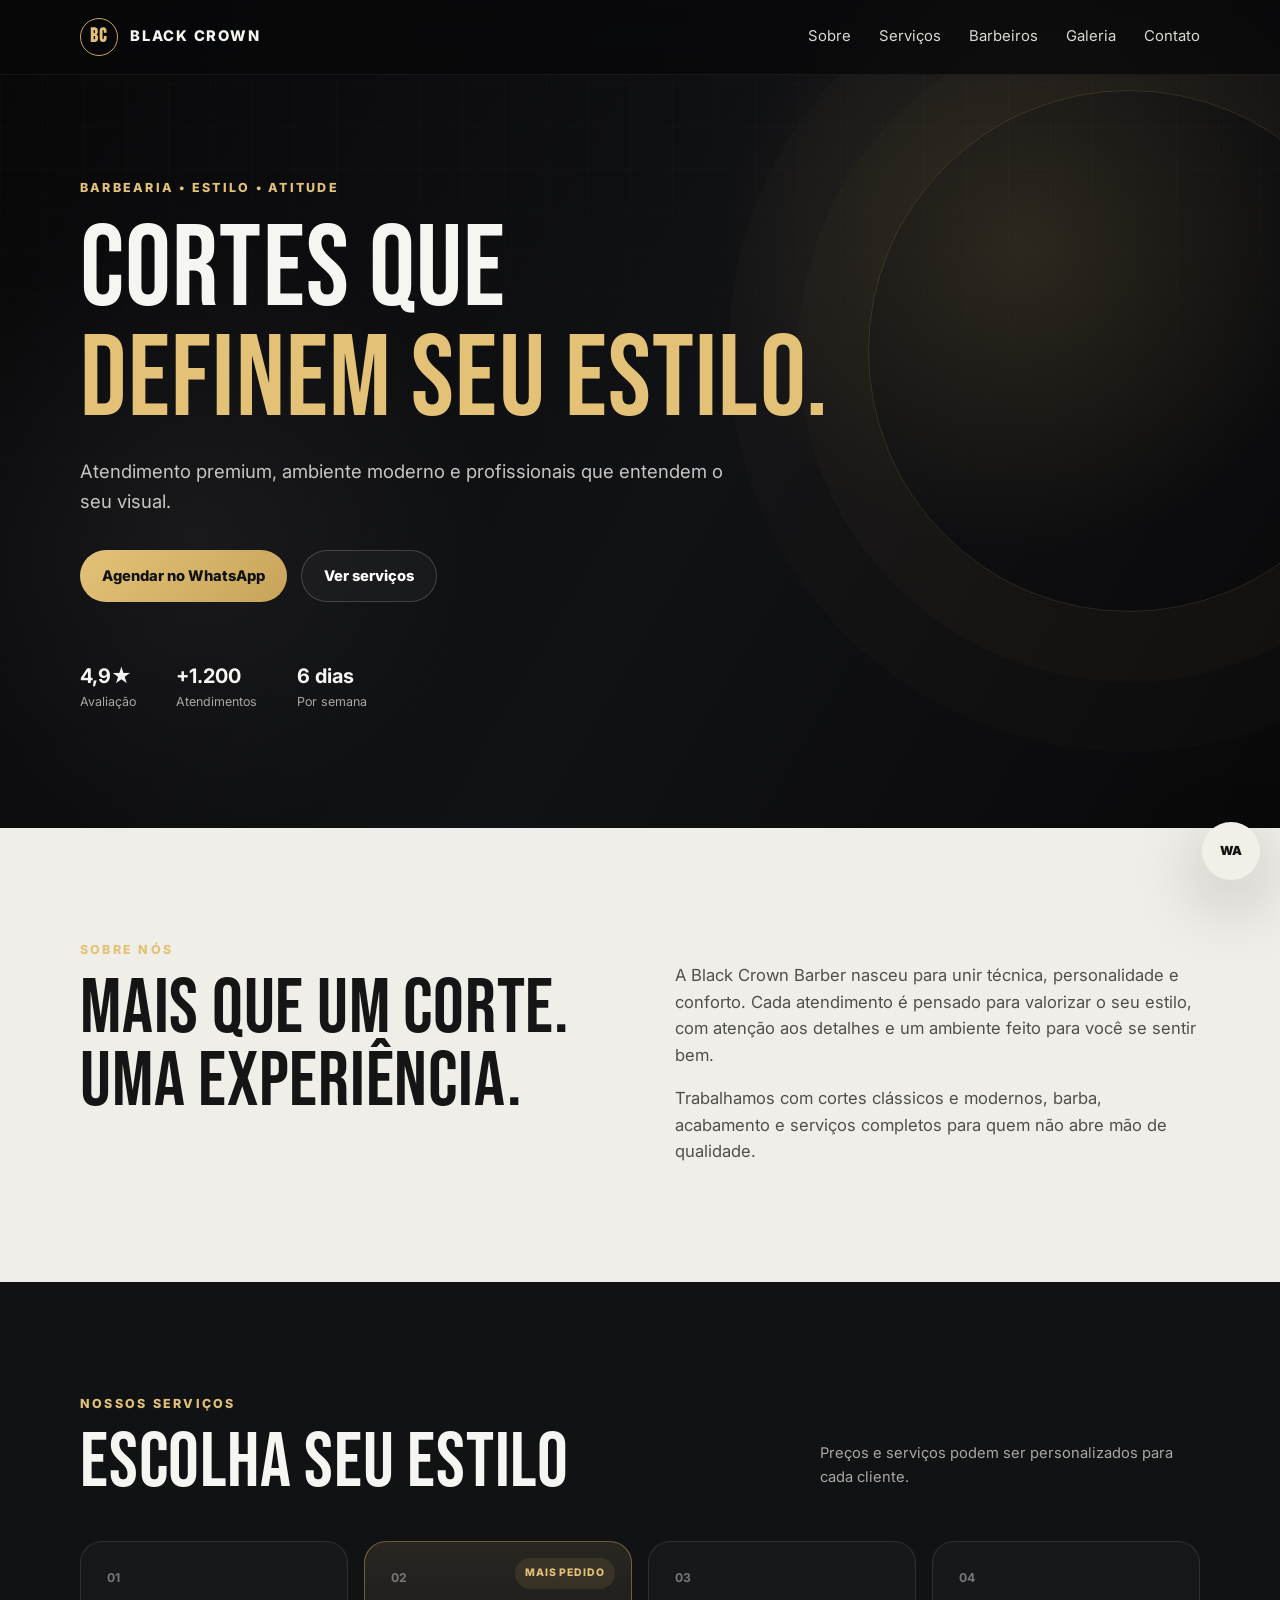
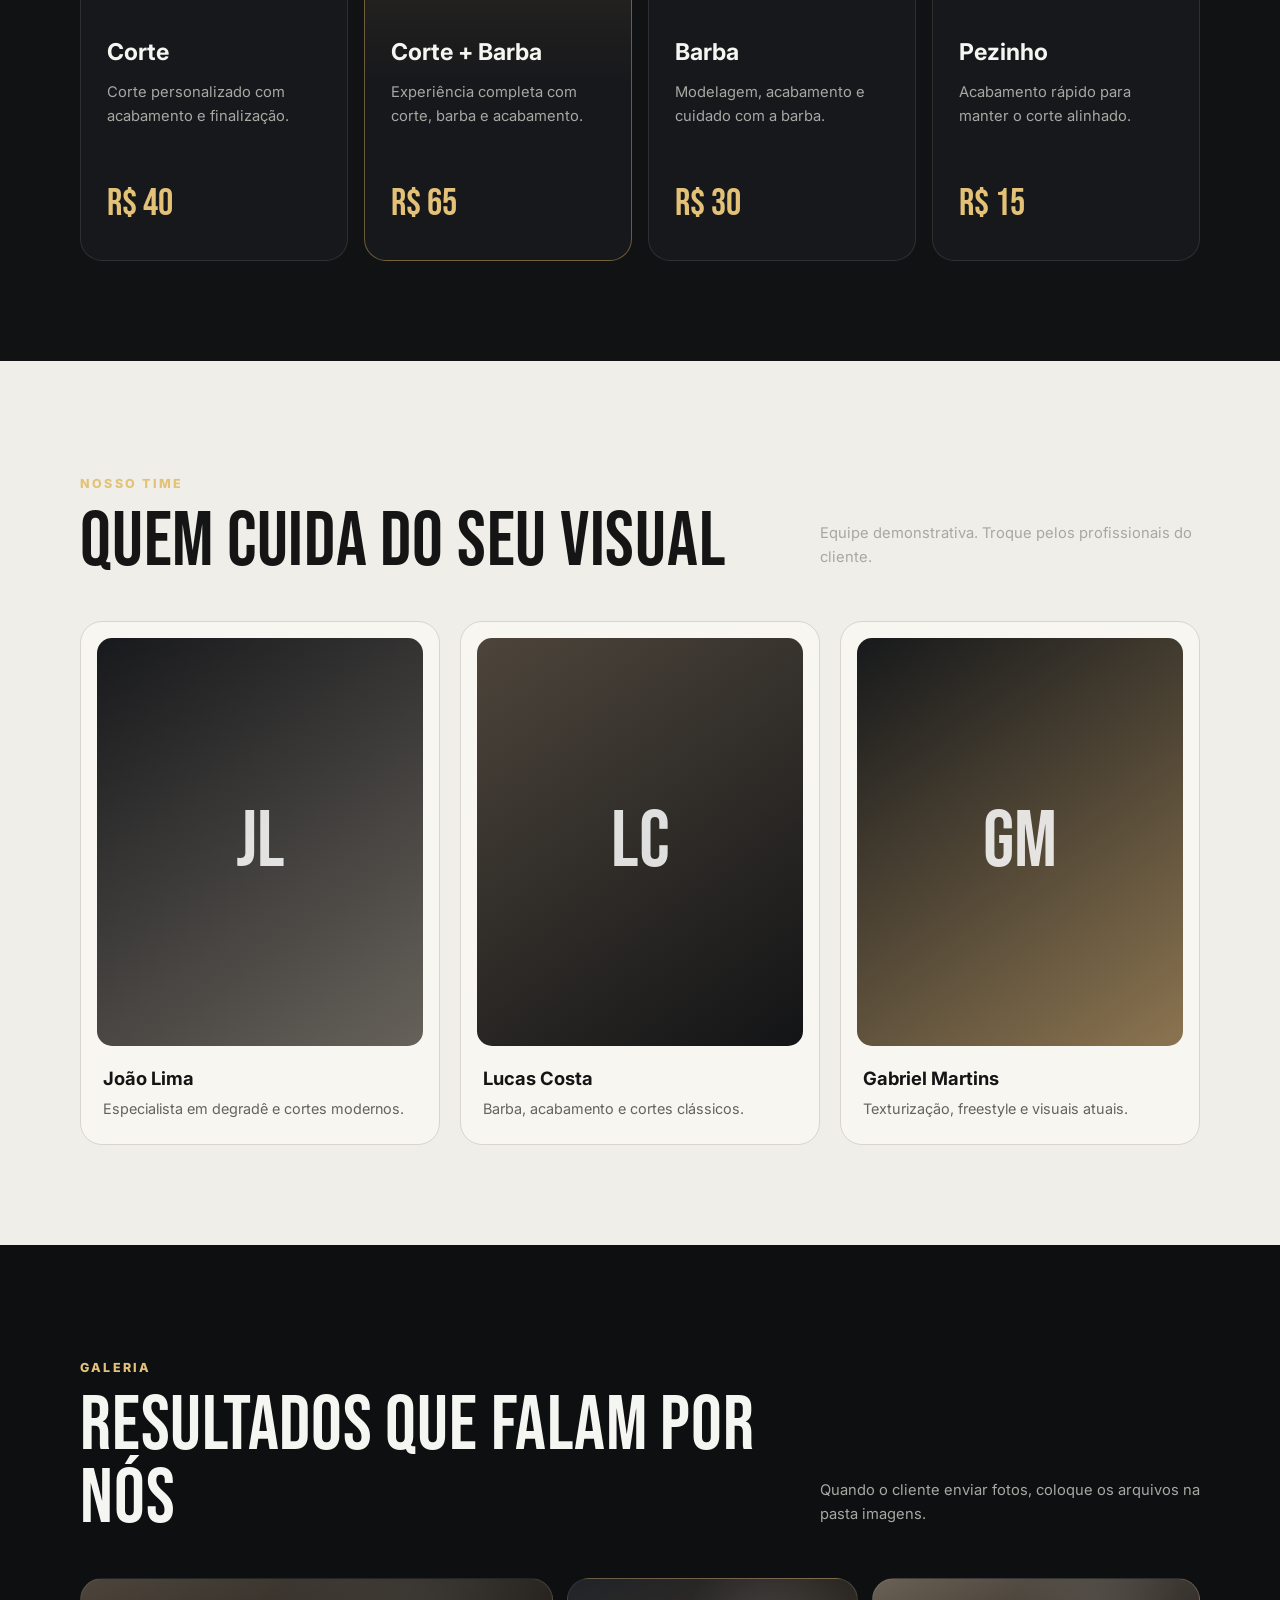
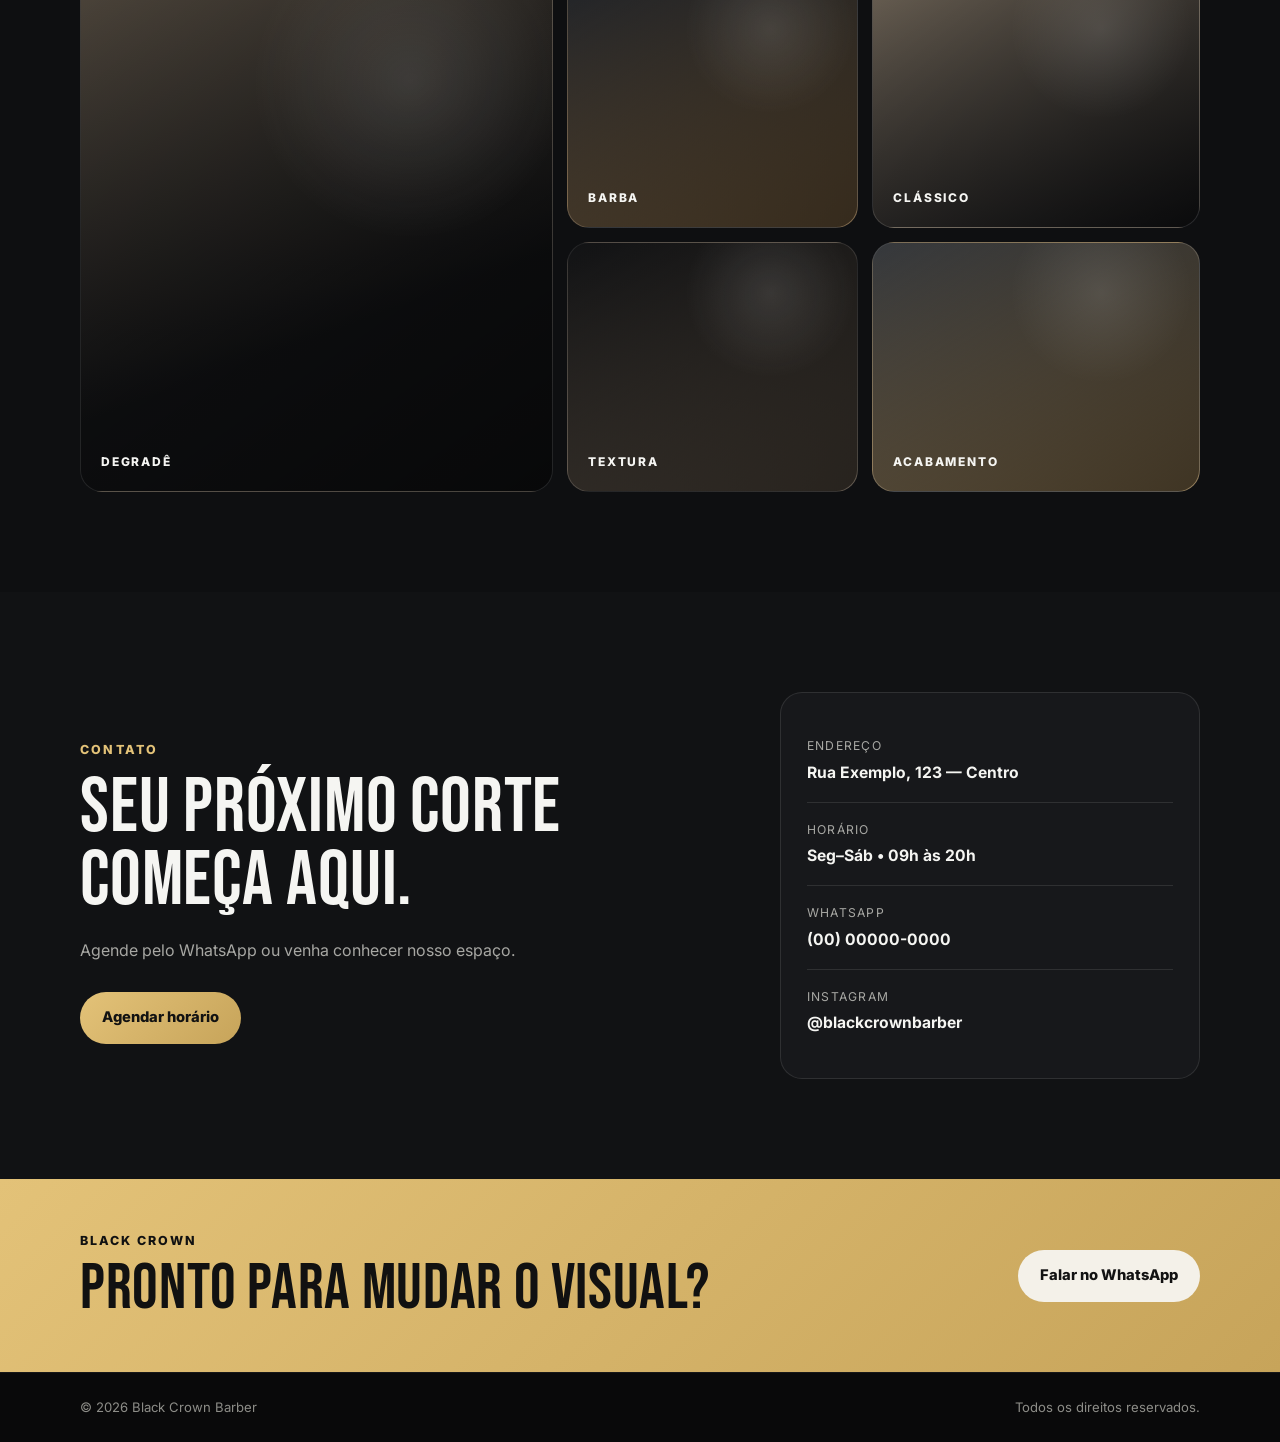
<file: index.html>
<!DOCTYPE html>
<html lang="pt-BR">
<head>
  <meta charset="UTF-8" />
  <meta name="viewport" content="width=device-width, initial-scale=1.0" />
  <meta id="metaDescription" name="description" content="Site profissional para barbearia." />
  <title id="pageTitle">Barbearia</title>

  <link rel="preconnect" href="https://fonts.googleapis.com">
  <link rel="preconnect" href="https://fonts.gstatic.com" crossorigin>
  <link href="https://fonts.googleapis.com/css2?family=Bebas+Neue&family=Inter:wght@400;500;600;700;800&display=swap" rel="stylesheet">

  <link rel="stylesheet" href="style.css" />
</head>
<body>
  <header class="header" id="inicio">
    <div class="container nav">
      <a class="brand" href="#inicio" id="brandLink">
        <span class="brand-mark" id="brandMark">BC</span>
        <span id="brandName">BLACK CROWN</span>
      </a>

      <button class="menu-btn" id="menuBtn" aria-label="Abrir menu" aria-expanded="false">
        <span></span><span></span><span></span>
      </button>

      <nav class="nav-links" id="navLinks">
        <a href="#sobre">Sobre</a>
        <a href="#servicos">Serviços</a>
        <a href="#barbeiros" id="teamNav">Barbeiros</a>
        <a href="#galeria" id="galleryNav">Galeria</a>
        <a href="#contato">Contato</a>
      </nav>
    </div>
  </header>

  <main>
    <section class="hero">
      <div class="hero-overlay"></div>
      <div class="container hero-content">
        <p class="eyebrow" id="heroEyebrow">BARBEARIA • ESTILO • ATITUDE</p>
        <h1 id="heroTitle">Cortes que<br><span>definem seu estilo.</span></h1>
        <p class="hero-text" id="heroText"></p>

        <div class="hero-actions">
          <a class="btn btn-primary whatsapp-link" href="#" target="_blank" rel="noopener">
            Agendar no WhatsApp
          </a>
          <a class="btn btn-ghost" href="#servicos">Ver serviços</a>
        </div>

        <div class="hero-stats" id="statsContainer"></div>
      </div>
    </section>

    <section class="section" id="sobre">
      <div class="container two-col">
        <div>
          <p class="section-kicker">SOBRE NÓS</p>
          <h2 id="aboutTitle"></h2>
        </div>
        <div class="about-copy" id="aboutCopy"></div>
      </div>
    </section>

    <section class="section section-dark" id="servicos">
      <div class="container">
        <div class="section-head">
          <div>
            <p class="section-kicker">NOSSOS SERVIÇOS</p>
            <h2>Escolha seu estilo</h2>
          </div>
          <p id="servicesNote"></p>
        </div>

        <div class="services-grid" id="servicesGrid"></div>
      </div>
    </section>

    <section class="section" id="barbeiros">
      <div class="container">
        <div class="section-head">
          <div>
            <p class="section-kicker">NOSSO TIME</p>
            <h2>Quem cuida do seu visual</h2>
          </div>
          <p id="teamNote"></p>
        </div>

        <div class="team-grid" id="teamGrid"></div>
      </div>
    </section>

    <section class="section gallery-section" id="galeria">
      <div class="container">
        <div class="section-head">
          <div>
            <p class="section-kicker">GALERIA</p>
            <h2>Resultados que falam por nós</h2>
          </div>
          <p id="galleryNote"></p>
        </div>

        <div class="gallery-grid" id="galleryGrid"></div>
      </div>
    </section>

    <section class="section section-dark" id="contato">
      <div class="container contact-grid">
        <div>
          <p class="section-kicker">CONTATO</p>
          <h2 id="contactTitle">Seu próximo corte começa aqui.</h2>
          <p class="contact-text" id="contactText"></p>

          <a class="btn btn-primary whatsapp-link" href="#" target="_blank" rel="noopener">
            Agendar horário
          </a>
        </div>

        <div class="contact-card">
          <div class="contact-row">
            <span>Endereço</span>
            <strong id="address"></strong>
          </div>
          <div class="contact-row">
            <span>Horário</span>
            <strong id="hours"></strong>
          </div>
          <div class="contact-row">
            <span>WhatsApp</span>
            <strong id="phone"></strong>
          </div>
          <div class="contact-row">
            <span>Instagram</span>
            <strong id="instagram"></strong>
          </div>
        </div>
      </div>
    </section>

    <section class="cta">
      <div class="container cta-inner">
        <div>
          <p id="ctaBrand"></p>
          <h2 id="ctaTitle">Pronto para mudar o visual?</h2>
        </div>
        <a class="btn btn-light whatsapp-link" href="#" target="_blank" rel="noopener">
          Falar no WhatsApp
        </a>
      </div>
    </section>
  </main>

  <footer class="footer">
    <div class="container footer-inner">
      <span>© <span id="year"></span> <span id="footerBrand"></span></span>
      <span id="footerText">Todos os direitos reservados.</span>
    </div>
  </footer>

  <a class="floating-whatsapp whatsapp-link" href="#" target="_blank" rel="noopener" aria-label="Falar pelo WhatsApp">
    WA
  </a>

  <script src="config.js"></script>
  <script src="script.js"></script>
</body>
</html>
</file>
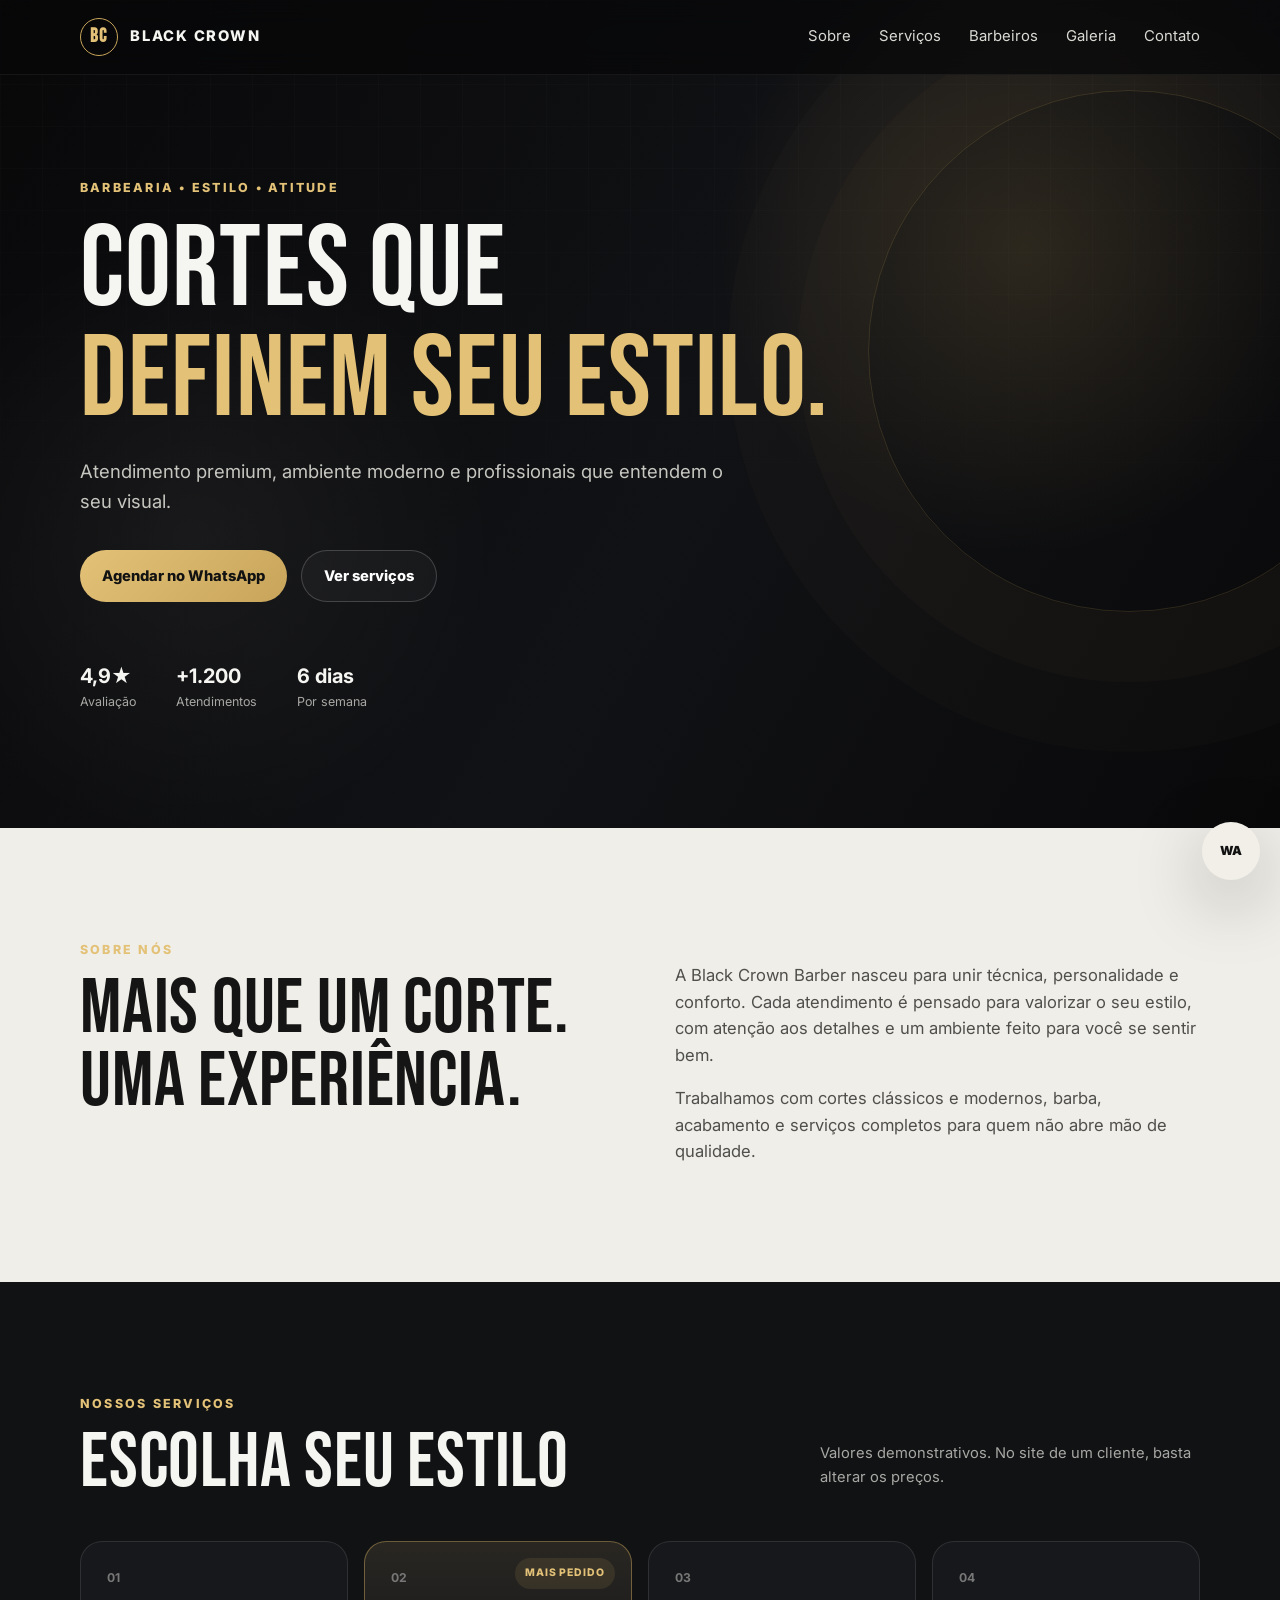
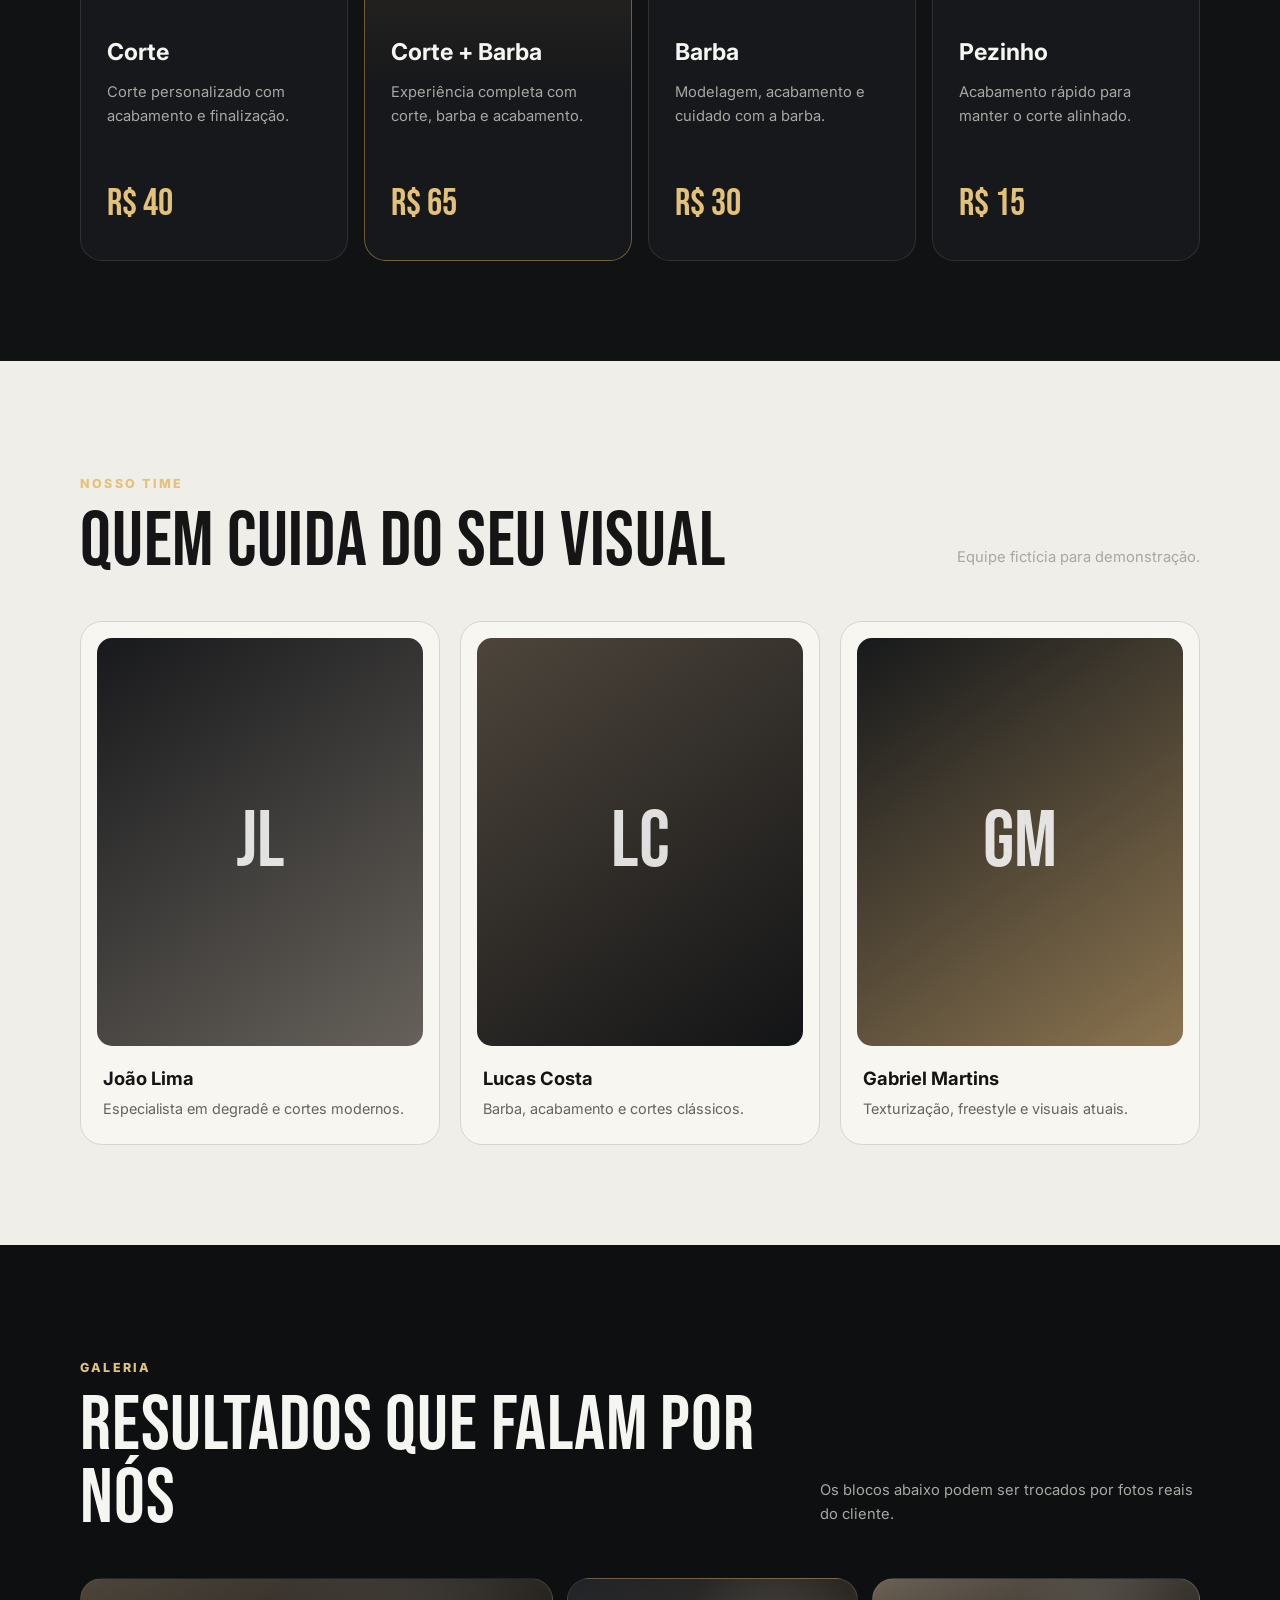
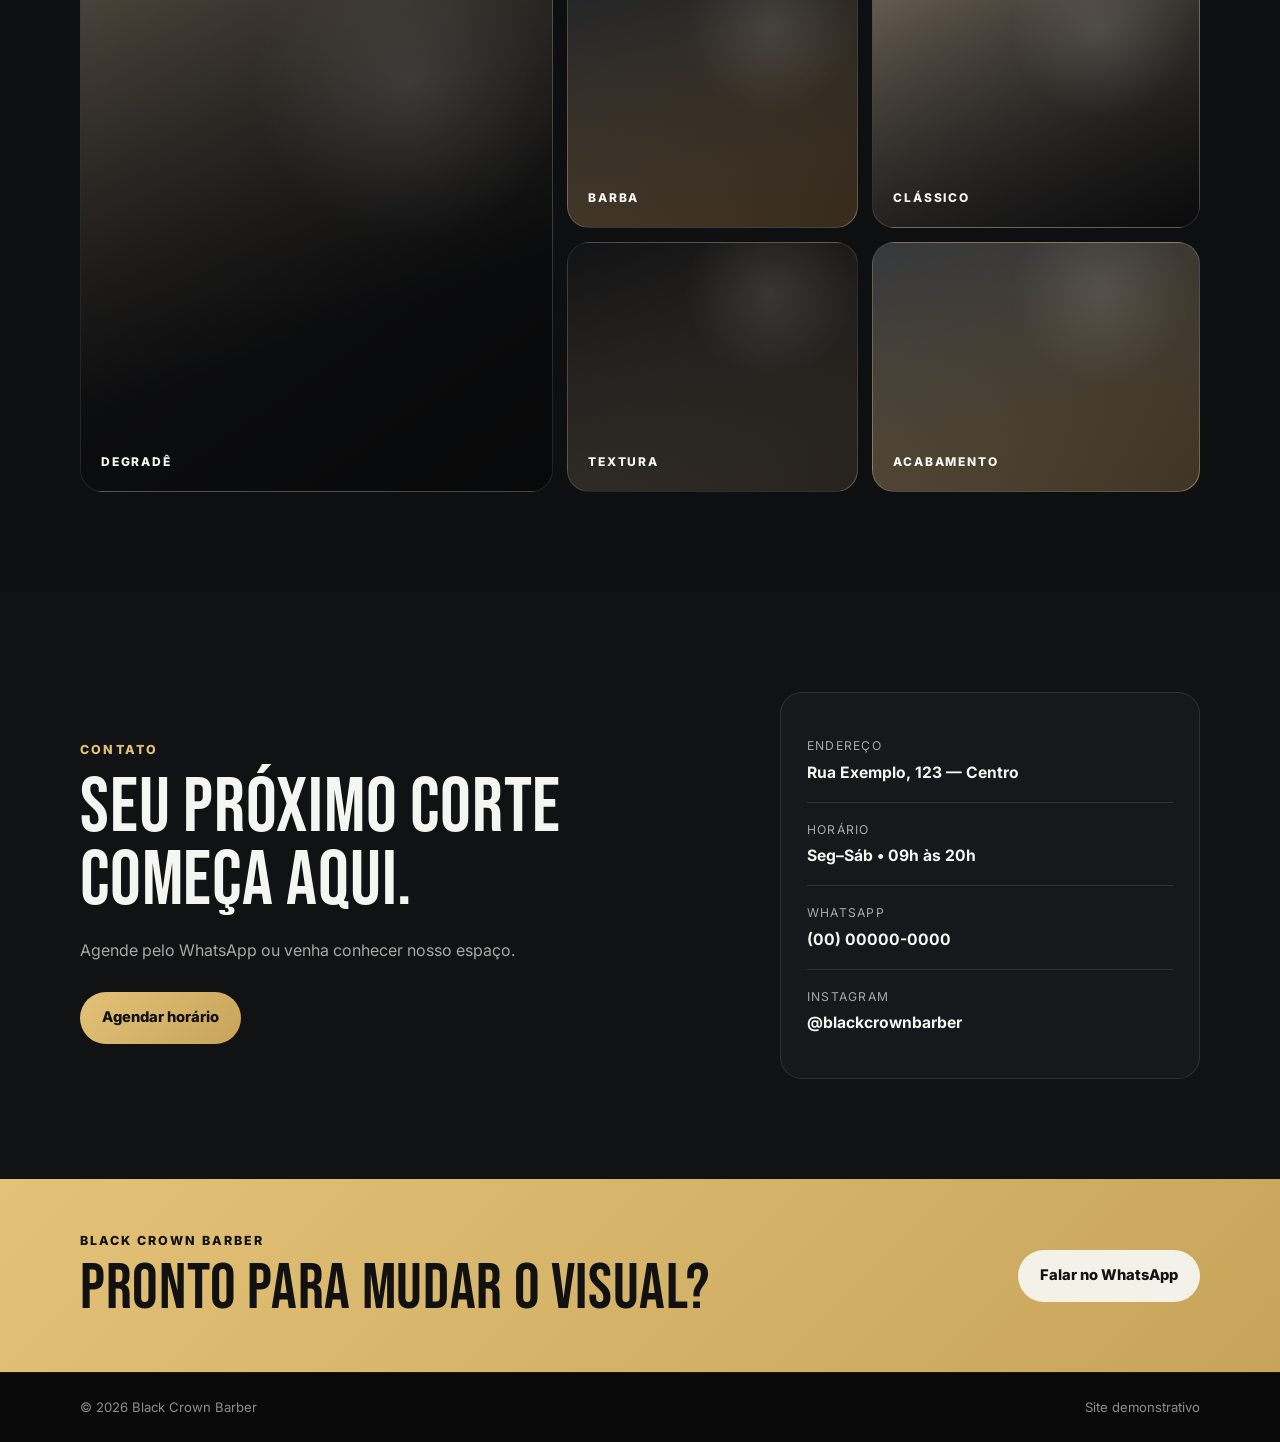
<file: black-crown-barber-site/index.html>
<!DOCTYPE html>
<html lang="pt-BR">
<head>
  <meta charset="UTF-8" />
  <meta name="viewport" content="width=device-width, initial-scale=1.0" />
  <meta name="description" content="Black Crown Barber — cortes, barba e estilo com atendimento premium." />
  <title>Black Crown Barber</title>

  <link rel="preconnect" href="https://fonts.googleapis.com">
  <link rel="preconnect" href="https://fonts.gstatic.com" crossorigin>
  <link href="https://fonts.googleapis.com/css2?family=Bebas+Neue&family=Inter:wght@400;500;600;700;800&display=swap" rel="stylesheet">

  <link rel="stylesheet" href="style.css" />
</head>
<body>
  <header class="header" id="inicio">
    <div class="container nav">
      <a class="brand" href="#inicio" aria-label="Black Crown Barber - início">
        <span class="brand-mark">BC</span>
        <span>BLACK CROWN</span>
      </a>

      <button class="menu-btn" id="menuBtn" aria-label="Abrir menu" aria-expanded="false">
        <span></span><span></span><span></span>
      </button>

      <nav class="nav-links" id="navLinks">
        <a href="#sobre">Sobre</a>
        <a href="#servicos">Serviços</a>
        <a href="#barbeiros">Barbeiros</a>
        <a href="#galeria">Galeria</a>
        <a href="#contato">Contato</a>
      </nav>
    </div>
  </header>

  <main>
    <section class="hero">
      <div class="hero-overlay"></div>
      <div class="container hero-content">
        <p class="eyebrow">BARBEARIA • ESTILO • ATITUDE</p>
        <h1>Cortes que<br><span>definem seu estilo.</span></h1>
        <p class="hero-text">
          Atendimento premium, ambiente moderno e profissionais que entendem o seu visual.
        </p>

        <div class="hero-actions">
          <a class="btn btn-primary" href="https://wa.me/5500000000000?text=Olá!%20Quero%20agendar%20um%20horário." target="_blank" rel="noopener">
            Agendar no WhatsApp
          </a>
          <a class="btn btn-ghost" href="#servicos">Ver serviços</a>
        </div>

        <div class="hero-stats">
          <div><strong>4,9★</strong><span>Avaliação</span></div>
          <div><strong>+1.200</strong><span>Atendimentos</span></div>
          <div><strong>6 dias</strong><span>Por semana</span></div>
        </div>
      </div>
    </section>

    <section class="section" id="sobre">
      <div class="container two-col">
        <div>
          <p class="section-kicker">SOBRE NÓS</p>
          <h2>Mais que um corte.<br>Uma experiência.</h2>
        </div>
        <div class="about-copy">
          <p>
            A Black Crown Barber nasceu para unir técnica, personalidade e conforto.
            Cada atendimento é pensado para valorizar o seu estilo, com atenção aos detalhes
            e um ambiente feito para você se sentir bem.
          </p>
          <p>
            Trabalhamos com cortes clássicos e modernos, barba, acabamento e serviços completos
            para quem não abre mão de qualidade.
          </p>
        </div>
      </div>
    </section>

    <section class="section section-dark" id="servicos">
      <div class="container">
        <div class="section-head">
          <div>
            <p class="section-kicker">NOSSOS SERVIÇOS</p>
            <h2>Escolha seu estilo</h2>
          </div>
          <p>Valores demonstrativos. No site de um cliente, basta alterar os preços.</p>
        </div>

        <div class="services-grid">
          <article class="service-card">
            <span class="service-number">01</span>
            <h3>Corte</h3>
            <p>Corte personalizado com acabamento e finalização.</p>
            <div class="service-price">R$ 40</div>
          </article>

          <article class="service-card featured">
            <span class="service-badge">MAIS PEDIDO</span>
            <span class="service-number">02</span>
            <h3>Corte + Barba</h3>
            <p>Experiência completa com corte, barba e acabamento.</p>
            <div class="service-price">R$ 65</div>
          </article>

          <article class="service-card">
            <span class="service-number">03</span>
            <h3>Barba</h3>
            <p>Modelagem, acabamento e cuidado com a barba.</p>
            <div class="service-price">R$ 30</div>
          </article>

          <article class="service-card">
            <span class="service-number">04</span>
            <h3>Pezinho</h3>
            <p>Acabamento rápido para manter o corte alinhado.</p>
            <div class="service-price">R$ 15</div>
          </article>
        </div>
      </div>
    </section>

    <section class="section" id="barbeiros">
      <div class="container">
        <div class="section-head">
          <div>
            <p class="section-kicker">NOSSO TIME</p>
            <h2>Quem cuida do seu visual</h2>
          </div>
          <p>Equipe fictícia para demonstração.</p>
        </div>

        <div class="team-grid">
          <article class="team-card">
            <div class="team-photo photo-one"><span>JL</span></div>
            <h3>João Lima</h3>
            <p>Especialista em degradê e cortes modernos.</p>
          </article>

          <article class="team-card">
            <div class="team-photo photo-two"><span>LC</span></div>
            <h3>Lucas Costa</h3>
            <p>Barba, acabamento e cortes clássicos.</p>
          </article>

          <article class="team-card">
            <div class="team-photo photo-three"><span>GM</span></div>
            <h3>Gabriel Martins</h3>
            <p>Texturização, freestyle e visuais atuais.</p>
          </article>
        </div>
      </div>
    </section>

    <section class="section gallery-section" id="galeria">
      <div class="container">
        <div class="section-head">
          <div>
            <p class="section-kicker">GALERIA</p>
            <h2>Resultados que falam por nós</h2>
          </div>
          <p>Os blocos abaixo podem ser trocados por fotos reais do cliente.</p>
        </div>

        <div class="gallery-grid">
          <div class="gallery-item g1"><span>DEGRADÊ</span></div>
          <div class="gallery-item g2"><span>BARBA</span></div>
          <div class="gallery-item g3"><span>CLÁSSICO</span></div>
          <div class="gallery-item g4"><span>TEXTURA</span></div>
          <div class="gallery-item g5"><span>ACABAMENTO</span></div>
        </div>
      </div>
    </section>

    <section class="section section-dark" id="contato">
      <div class="container contact-grid">
        <div>
          <p class="section-kicker">CONTATO</p>
          <h2>Seu próximo corte começa aqui.</h2>
          <p class="contact-text">
            Agende pelo WhatsApp ou venha conhecer nosso espaço.
          </p>

          <a class="btn btn-primary" href="https://wa.me/5500000000000?text=Olá!%20Quero%20agendar%20um%20horário." target="_blank" rel="noopener">
            Agendar horário
          </a>
        </div>

        <div class="contact-card">
          <div class="contact-row">
            <span>Endereço</span>
            <strong>Rua Exemplo, 123 — Centro</strong>
          </div>
          <div class="contact-row">
            <span>Horário</span>
            <strong>Seg–Sáb • 09h às 20h</strong>
          </div>
          <div class="contact-row">
            <span>WhatsApp</span>
            <strong>(00) 00000-0000</strong>
          </div>
          <div class="contact-row">
            <span>Instagram</span>
            <strong>@blackcrownbarber</strong>
          </div>
        </div>
      </div>
    </section>

    <section class="cta">
      <div class="container cta-inner">
        <div>
          <p>BLACK CROWN BARBER</p>
          <h2>Pronto para mudar o visual?</h2>
        </div>
        <a class="btn btn-light" href="https://wa.me/5500000000000?text=Olá!%20Quero%20agendar%20um%20horário." target="_blank" rel="noopener">
          Falar no WhatsApp
        </a>
      </div>
    </section>
  </main>

  <footer class="footer">
    <div class="container footer-inner">
      <span>© <span id="year"></span> Black Crown Barber</span>
      <span>Site demonstrativo</span>
    </div>
  </footer>

  <a class="floating-whatsapp" href="https://wa.me/5500000000000?text=Olá!%20Quero%20agendar%20um%20horário." target="_blank" rel="noopener" aria-label="Falar pelo WhatsApp">
    WA
  </a>

  <script src="script.js"></script>
</body>
</html>
</file>
<file: style.css>
:root {
  --bg: #0b0b0c;
  --bg-2: #111214;
  --surface: #17181b;
  --surface-2: #1f2024;
  --text: #f5f5f2;
  --muted: #a7a7a3;
  --line: rgba(255,255,255,.10);
  --gold: #c7a45a;
  --gold-2: #e3c278;
  --white: #ffffff;
  --radius: 22px;
  --shadow: 0 20px 70px rgba(0,0,0,.28);
}

* {
  box-sizing: border-box;
}

html {
  scroll-behavior: smooth;
}

body {
  margin: 0;
  font-family: "Inter", sans-serif;
  background: var(--bg);
  color: var(--text);
  line-height: 1.6;
}

a {
  color: inherit;
  text-decoration: none;
}

button, a {
  -webkit-tap-highlight-color: transparent;
}

.container {
  width: min(1120px, calc(100% - 40px));
  margin: 0 auto;
}

.header {
  position: fixed;
  top: 0;
  left: 0;
  width: 100%;
  z-index: 50;
  background: rgba(8,8,9,.72);
  border-bottom: 1px solid rgba(255,255,255,.06);
  backdrop-filter: blur(14px);
}

.nav {
  min-height: 74px;
  display: flex;
  align-items: center;
  justify-content: space-between;
  gap: 24px;
}

.brand {
  display: flex;
  align-items: center;
  gap: 12px;
  font-weight: 800;
  letter-spacing: .12em;
  font-size: .92rem;
}

.brand-mark {
  width: 38px;
  height: 38px;
  display: grid;
  place-items: center;
  border: 1px solid var(--gold);
  color: var(--gold-2);
  border-radius: 50%;
  font-family: "Bebas Neue", sans-serif;
  font-size: 1.2rem;
  letter-spacing: .08em;
}

.nav-links {
  display: flex;
  align-items: center;
  gap: 28px;
  color: #d9d9d4;
  font-size: .93rem;
}

.nav-links a {
  transition: color .2s ease;
}

.nav-links a:hover {
  color: var(--gold-2);
}

.menu-btn {
  display: none;
  width: 42px;
  height: 42px;
  background: transparent;
  border: 0;
  padding: 8px;
}

.menu-btn span {
  display: block;
  height: 2px;
  margin: 6px 0;
  background: var(--white);
}

.hero {
  min-height: 92vh;
  position: relative;
  display: flex;
  align-items: center;
  overflow: hidden;
  background:
    radial-gradient(circle at 80% 30%, rgba(199,164,90,.16), transparent 26%),
    radial-gradient(circle at 15% 65%, rgba(255,255,255,.05), transparent 25%),
    linear-gradient(120deg, #080809 0%, #111215 55%, #09090a 100%);
}

.hero::after {
  content: "";
  position: absolute;
  right: -110px;
  top: 90px;
  width: 520px;
  height: 520px;
  border: 1px solid rgba(199,164,90,.18);
  border-radius: 50%;
  box-shadow:
    0 0 0 70px rgba(199,164,90,.025),
    0 0 0 140px rgba(199,164,90,.018);
}

.hero-overlay {
  position: absolute;
  inset: 0;
  background-image:
    linear-gradient(rgba(255,255,255,.018) 1px, transparent 1px),
    linear-gradient(90deg, rgba(255,255,255,.018) 1px, transparent 1px);
  background-size: 42px 42px;
  mask-image: linear-gradient(to bottom, black, transparent 80%);
}

.hero-content {
  position: relative;
  z-index: 2;
  padding-top: 120px;
  padding-bottom: 70px;
}

.eyebrow,
.section-kicker {
  color: var(--gold-2);
  font-size: .78rem;
  font-weight: 800;
  letter-spacing: .18em;
}

.hero h1,
.section h2,
.cta h2 {
  font-family: "Bebas Neue", sans-serif;
  font-weight: 400;
  line-height: .95;
  letter-spacing: .01em;
}

.hero h1 {
  max-width: 820px;
  margin: 18px 0 22px;
  font-size: clamp(4rem, 9vw, 7.5rem);
}

.hero h1 span {
  color: var(--gold-2);
}

.hero-text {
  max-width: 650px;
  margin: 0;
  color: #c6c6c0;
  font-size: clamp(1rem, 2vw, 1.16rem);
}

.hero-actions {
  display: flex;
  gap: 14px;
  flex-wrap: wrap;
  margin-top: 34px;
}

.btn {
  min-height: 52px;
  display: inline-flex;
  align-items: center;
  justify-content: center;
  padding: 0 22px;
  border-radius: 999px;
  font-weight: 800;
  font-size: .92rem;
  transition: transform .2s ease, opacity .2s ease, background .2s ease;
}

.btn:hover {
  transform: translateY(-2px);
}

.btn-primary {
  color: #121212;
  background: linear-gradient(135deg, var(--gold-2), var(--gold));
}

.btn-ghost {
  border: 1px solid rgba(255,255,255,.18);
  color: var(--white);
  background: rgba(255,255,255,.03);
}

.btn-light {
  background: #f4f1e9;
  color: #121212;
}

.hero-stats {
  display: flex;
  gap: 40px;
  flex-wrap: wrap;
  margin-top: 58px;
}

.hero-stats div {
  display: flex;
  flex-direction: column;
}

.hero-stats strong {
  font-size: 1.25rem;
}

.hero-stats span {
  color: var(--muted);
  font-size: .78rem;
}

.section {
  padding: 100px 0;
  background: #f0eee8;
  color: #151515;
}

.section-dark {
  background: var(--bg-2);
  color: var(--text);
}

.two-col {
  display: grid;
  grid-template-columns: 1fr 1fr;
  gap: 70px;
  align-items: start;
}

.section h2 {
  margin: 10px 0 0;
  font-size: clamp(3rem, 6vw, 5.6rem);
}

.about-copy {
  padding-top: 34px;
  color: #4f4f4c;
  font-size: 1.04rem;
}

.about-copy p:first-child {
  margin-top: 0;
}

.section-head {
  display: flex;
  justify-content: space-between;
  gap: 40px;
  align-items: end;
  margin-bottom: 42px;
}

.section-head > p {
  max-width: 380px;
  margin: 0 0 10px;
  color: var(--muted);
  font-size: .92rem;
}

.services-grid {
  display: grid;
  grid-template-columns: repeat(4, 1fr);
  gap: 16px;
}

.service-card {
  min-height: 320px;
  display: flex;
  flex-direction: column;
  position: relative;
  padding: 26px;
  background: var(--surface);
  border: 1px solid var(--line);
  border-radius: var(--radius);
  overflow: hidden;
}

.service-card.featured {
  border-color: rgba(199,164,90,.48);
  background:
    linear-gradient(180deg, rgba(199,164,90,.10), transparent 45%),
    var(--surface);
}

.service-badge {
  position: absolute;
  top: 16px;
  right: 16px;
  padding: 7px 10px;
  border-radius: 999px;
  background: rgba(199,164,90,.12);
  color: var(--gold-2);
  font-size: .65rem;
  font-weight: 800;
  letter-spacing: .09em;
}

.service-number {
  color: #777;
  font-size: .76rem;
  font-weight: 700;
}

.service-card h3 {
  margin: 46px 0 10px;
  font-size: 1.45rem;
}

.service-card p {
  margin: 0;
  color: var(--muted);
  font-size: .92rem;
}

.service-price {
  margin-top: auto;
  color: var(--gold-2);
  font-family: "Bebas Neue", sans-serif;
  font-size: 2.4rem;
}

.team-grid {
  display: grid;
  grid-template-columns: repeat(3, 1fr);
  gap: 20px;
}

.team-card {
  padding: 16px;
  border: 1px solid #d8d5cd;
  border-radius: var(--radius);
  background: #f8f6f1;
}

.team-photo {
  aspect-ratio: 4 / 5;
  display: grid;
  place-items: center;
  border-radius: calc(var(--radius) - 7px);
  color: rgba(255,255,255,.85);
  font-family: "Bebas Neue", sans-serif;
  font-size: 5rem;
  overflow: hidden;
}

.photo-one {
  background: linear-gradient(145deg, #18191c, #66615a);
}

.photo-two {
  background: linear-gradient(145deg, #4d453b, #131416);
}

.photo-three {
  background: linear-gradient(145deg, #17191b, #8b7450);
}

.team-card h3 {
  margin: 18px 6px 4px;
  font-size: 1.15rem;
}

.team-card p {
  margin: 0 6px 8px;
  color: #64645f;
  font-size: .9rem;
}

.gallery-section {
  background: #0e0f11;
  color: var(--text);
}

.gallery-grid {
  display: grid;
  grid-template-columns: 1.3fr .8fr .9fr;
  grid-template-rows: 250px 250px;
  gap: 14px;
}

.gallery-item {
  position: relative;
  display: flex;
  align-items: end;
  padding: 20px;
  border-radius: var(--radius);
  overflow: hidden;
  border: 1px solid rgba(255,255,255,.08);
}

.gallery-item::before {
  content: "";
  position: absolute;
  inset: 0;
  background:
    radial-gradient(circle at 70% 20%, rgba(255,255,255,.11), transparent 30%),
    linear-gradient(145deg, transparent, rgba(0,0,0,.55));
}

.gallery-item span {
  position: relative;
  z-index: 1;
  font-size: .75rem;
  font-weight: 800;
  letter-spacing: .15em;
}

.g1 {
  grid-row: span 2;
  background: linear-gradient(160deg, #4d453b, #111214 65%);
}

.g2 {
  background: linear-gradient(160deg, #202328, #765e3f);
}

.g3 {
  background: linear-gradient(160deg, #6b6154, #17181b);
}

.g4 {
  background: linear-gradient(160deg, #111214, #574d42);
}

.g5 {
  background: linear-gradient(160deg, #35383c, #8b744f);
}

.contact-grid {
  display: grid;
  grid-template-columns: 1.2fr .8fr;
  gap: 70px;
  align-items: center;
}

.contact-text {
  max-width: 520px;
  color: var(--muted);
  margin: 20px 0 28px;
}

.contact-card {
  padding: 26px;
  background: var(--surface);
  border: 1px solid var(--line);
  border-radius: var(--radius);
}

.contact-row {
  display: flex;
  flex-direction: column;
  gap: 4px;
  padding: 17px 0;
  border-bottom: 1px solid var(--line);
}

.contact-row:last-child {
  border-bottom: 0;
}

.contact-row span {
  color: var(--muted);
  font-size: .76rem;
  text-transform: uppercase;
  letter-spacing: .1em;
}

.contact-row strong {
  font-size: .98rem;
}

.cta {
  padding: 52px 0;
  background: linear-gradient(135deg, var(--gold-2), var(--gold));
  color: #111;
}

.cta-inner {
  display: flex;
  justify-content: space-between;
  align-items: center;
  gap: 24px;
}

.cta p {
  margin: 0;
  font-size: .78rem;
  font-weight: 800;
  letter-spacing: .16em;
}

.cta h2 {
  margin: 8px 0 0;
  font-size: clamp(2.6rem, 5vw, 4.5rem);
}

.footer {
  padding: 24px 0;
  background: #09090a;
  border-top: 1px solid rgba(255,255,255,.06);
  color: #8d8d88;
  font-size: .82rem;
}

.footer-inner {
  display: flex;
  justify-content: space-between;
  gap: 18px;
}

.floating-whatsapp {
  position: fixed;
  right: 20px;
  bottom: 20px;
  z-index: 40;
  width: 58px;
  height: 58px;
  display: grid;
  place-items: center;
  border-radius: 50%;
  background: #f1efe8;
  color: #111;
  box-shadow: var(--shadow);
  font-weight: 900;
  font-size: .78rem;
}

@media (max-width: 900px) {
  .menu-btn {
    display: block;
  }

  .nav-links {
    display: none;
    position: absolute;
    top: 74px;
    left: 20px;
    right: 20px;
    flex-direction: column;
    align-items: stretch;
    gap: 0;
    padding: 12px;
    background: #131416;
    border: 1px solid var(--line);
    border-radius: 18px;
    box-shadow: var(--shadow);
  }

  .nav-links.open {
    display: flex;
  }

  .nav-links a {
    padding: 14px 12px;
    border-bottom: 1px solid var(--line);
  }

  .nav-links a:last-child {
    border-bottom: 0;
  }

  .two-col,
  .contact-grid {
    grid-template-columns: 1fr;
    gap: 24px;
  }

  .services-grid {
    grid-template-columns: repeat(2, 1fr);
  }

  .team-grid {
    grid-template-columns: 1fr 1fr;
  }

  .gallery-grid {
    grid-template-columns: 1fr 1fr;
    grid-template-rows: 240px 240px 240px;
  }

  .g1 {
    grid-row: span 2;
  }

  .g5 {
    grid-column: span 2;
  }
}

@media (max-width: 640px) {
  .container {
    width: min(100% - 28px, 1120px);
  }

  .hero {
    min-height: 100svh;
  }

  .hero-content {
    padding-top: 120px;
    padding-bottom: 46px;
  }

  .hero h1 {
    font-size: clamp(3.7rem, 17vw, 5.4rem);
  }

  .hero-actions {
    flex-direction: column;
  }

  .btn {
    width: 100%;
  }

  .hero-stats {
    gap: 24px;
  }

  .section {
    padding: 76px 0;
  }

  .section-head {
    display: block;
  }

  .section-head > p {
    margin-top: 12px;
  }

  .services-grid,
  .team-grid {
    grid-template-columns: 1fr;
  }

  .service-card {
    min-height: 250px;
  }

  .gallery-grid {
    display: grid;
    grid-template-columns: 1fr;
    grid-template-rows: repeat(5, 220px);
  }

  .g1,
  .g5 {
    grid-row: auto;
    grid-column: auto;
  }

  .cta-inner {
    flex-direction: column;
    align-items: stretch;
  }

  .footer-inner {
    flex-direction: column;
  }

  .floating-whatsapp {
    width: 52px;
    height: 52px;
  }
}


/* MASTER TEMPLATE — suporte opcional a imagens */
.team-photo.has-image,
.gallery-item.has-image {
  background-size: cover;
  background-position: center;
  background-repeat: no-repeat;
}

.team-photo.has-image span {
  display: none;
}

.hidden-section {
  display: none !important;
}
</file>
<file: black-crown-barber-site/style.css>
:root {
  --bg: #0b0b0c;
  --bg-2: #111214;
  --surface: #17181b;
  --surface-2: #1f2024;
  --text: #f5f5f2;
  --muted: #a7a7a3;
  --line: rgba(255,255,255,.10);
  --gold: #c7a45a;
  --gold-2: #e3c278;
  --white: #ffffff;
  --radius: 22px;
  --shadow: 0 20px 70px rgba(0,0,0,.28);
}

* {
  box-sizing: border-box;
}

html {
  scroll-behavior: smooth;
}

body {
  margin: 0;
  font-family: "Inter", sans-serif;
  background: var(--bg);
  color: var(--text);
  line-height: 1.6;
}

a {
  color: inherit;
  text-decoration: none;
}

button, a {
  -webkit-tap-highlight-color: transparent;
}

.container {
  width: min(1120px, calc(100% - 40px));
  margin: 0 auto;
}

.header {
  position: fixed;
  top: 0;
  left: 0;
  width: 100%;
  z-index: 50;
  background: rgba(8,8,9,.72);
  border-bottom: 1px solid rgba(255,255,255,.06);
  backdrop-filter: blur(14px);
}

.nav {
  min-height: 74px;
  display: flex;
  align-items: center;
  justify-content: space-between;
  gap: 24px;
}

.brand {
  display: flex;
  align-items: center;
  gap: 12px;
  font-weight: 800;
  letter-spacing: .12em;
  font-size: .92rem;
}

.brand-mark {
  width: 38px;
  height: 38px;
  display: grid;
  place-items: center;
  border: 1px solid var(--gold);
  color: var(--gold-2);
  border-radius: 50%;
  font-family: "Bebas Neue", sans-serif;
  font-size: 1.2rem;
  letter-spacing: .08em;
}

.nav-links {
  display: flex;
  align-items: center;
  gap: 28px;
  color: #d9d9d4;
  font-size: .93rem;
}

.nav-links a {
  transition: color .2s ease;
}

.nav-links a:hover {
  color: var(--gold-2);
}

.menu-btn {
  display: none;
  width: 42px;
  height: 42px;
  background: transparent;
  border: 0;
  padding: 8px;
}

.menu-btn span {
  display: block;
  height: 2px;
  margin: 6px 0;
  background: var(--white);
}

.hero {
  min-height: 92vh;
  position: relative;
  display: flex;
  align-items: center;
  overflow: hidden;
  background:
    radial-gradient(circle at 80% 30%, rgba(199,164,90,.16), transparent 26%),
    radial-gradient(circle at 15% 65%, rgba(255,255,255,.05), transparent 25%),
    linear-gradient(120deg, #080809 0%, #111215 55%, #09090a 100%);
}

.hero::after {
  content: "";
  position: absolute;
  right: -110px;
  top: 90px;
  width: 520px;
  height: 520px;
  border: 1px solid rgba(199,164,90,.18);
  border-radius: 50%;
  box-shadow:
    0 0 0 70px rgba(199,164,90,.025),
    0 0 0 140px rgba(199,164,90,.018);
}

.hero-overlay {
  position: absolute;
  inset: 0;
  background-image:
    linear-gradient(rgba(255,255,255,.018) 1px, transparent 1px),
    linear-gradient(90deg, rgba(255,255,255,.018) 1px, transparent 1px);
  background-size: 42px 42px;
  mask-image: linear-gradient(to bottom, black, transparent 80%);
}

.hero-content {
  position: relative;
  z-index: 2;
  padding-top: 120px;
  padding-bottom: 70px;
}

.eyebrow,
.section-kicker {
  color: var(--gold-2);
  font-size: .78rem;
  font-weight: 800;
  letter-spacing: .18em;
}

.hero h1,
.section h2,
.cta h2 {
  font-family: "Bebas Neue", sans-serif;
  font-weight: 400;
  line-height: .95;
  letter-spacing: .01em;
}

.hero h1 {
  max-width: 820px;
  margin: 18px 0 22px;
  font-size: clamp(4rem, 9vw, 7.5rem);
}

.hero h1 span {
  color: var(--gold-2);
}

.hero-text {
  max-width: 650px;
  margin: 0;
  color: #c6c6c0;
  font-size: clamp(1rem, 2vw, 1.16rem);
}

.hero-actions {
  display: flex;
  gap: 14px;
  flex-wrap: wrap;
  margin-top: 34px;
}

.btn {
  min-height: 52px;
  display: inline-flex;
  align-items: center;
  justify-content: center;
  padding: 0 22px;
  border-radius: 999px;
  font-weight: 800;
  font-size: .92rem;
  transition: transform .2s ease, opacity .2s ease, background .2s ease;
}

.btn:hover {
  transform: translateY(-2px);
}

.btn-primary {
  color: #121212;
  background: linear-gradient(135deg, var(--gold-2), var(--gold));
}

.btn-ghost {
  border: 1px solid rgba(255,255,255,.18);
  color: var(--white);
  background: rgba(255,255,255,.03);
}

.btn-light {
  background: #f4f1e9;
  color: #121212;
}

.hero-stats {
  display: flex;
  gap: 40px;
  flex-wrap: wrap;
  margin-top: 58px;
}

.hero-stats div {
  display: flex;
  flex-direction: column;
}

.hero-stats strong {
  font-size: 1.25rem;
}

.hero-stats span {
  color: var(--muted);
  font-size: .78rem;
}

.section {
  padding: 100px 0;
  background: #f0eee8;
  color: #151515;
}

.section-dark {
  background: var(--bg-2);
  color: var(--text);
}

.two-col {
  display: grid;
  grid-template-columns: 1fr 1fr;
  gap: 70px;
  align-items: start;
}

.section h2 {
  margin: 10px 0 0;
  font-size: clamp(3rem, 6vw, 5.6rem);
}

.about-copy {
  padding-top: 34px;
  color: #4f4f4c;
  font-size: 1.04rem;
}

.about-copy p:first-child {
  margin-top: 0;
}

.section-head {
  display: flex;
  justify-content: space-between;
  gap: 40px;
  align-items: end;
  margin-bottom: 42px;
}

.section-head > p {
  max-width: 380px;
  margin: 0 0 10px;
  color: var(--muted);
  font-size: .92rem;
}

.services-grid {
  display: grid;
  grid-template-columns: repeat(4, 1fr);
  gap: 16px;
}

.service-card {
  min-height: 320px;
  display: flex;
  flex-direction: column;
  position: relative;
  padding: 26px;
  background: var(--surface);
  border: 1px solid var(--line);
  border-radius: var(--radius);
  overflow: hidden;
}

.service-card.featured {
  border-color: rgba(199,164,90,.48);
  background:
    linear-gradient(180deg, rgba(199,164,90,.10), transparent 45%),
    var(--surface);
}

.service-badge {
  position: absolute;
  top: 16px;
  right: 16px;
  padding: 7px 10px;
  border-radius: 999px;
  background: rgba(199,164,90,.12);
  color: var(--gold-2);
  font-size: .65rem;
  font-weight: 800;
  letter-spacing: .09em;
}

.service-number {
  color: #777;
  font-size: .76rem;
  font-weight: 700;
}

.service-card h3 {
  margin: 46px 0 10px;
  font-size: 1.45rem;
}

.service-card p {
  margin: 0;
  color: var(--muted);
  font-size: .92rem;
}

.service-price {
  margin-top: auto;
  color: var(--gold-2);
  font-family: "Bebas Neue", sans-serif;
  font-size: 2.4rem;
}

.team-grid {
  display: grid;
  grid-template-columns: repeat(3, 1fr);
  gap: 20px;
}

.team-card {
  padding: 16px;
  border: 1px solid #d8d5cd;
  border-radius: var(--radius);
  background: #f8f6f1;
}

.team-photo {
  aspect-ratio: 4 / 5;
  display: grid;
  place-items: center;
  border-radius: calc(var(--radius) - 7px);
  color: rgba(255,255,255,.85);
  font-family: "Bebas Neue", sans-serif;
  font-size: 5rem;
  overflow: hidden;
}

.photo-one {
  background: linear-gradient(145deg, #18191c, #66615a);
}

.photo-two {
  background: linear-gradient(145deg, #4d453b, #131416);
}

.photo-three {
  background: linear-gradient(145deg, #17191b, #8b7450);
}

.team-card h3 {
  margin: 18px 6px 4px;
  font-size: 1.15rem;
}

.team-card p {
  margin: 0 6px 8px;
  color: #64645f;
  font-size: .9rem;
}

.gallery-section {
  background: #0e0f11;
  color: var(--text);
}

.gallery-grid {
  display: grid;
  grid-template-columns: 1.3fr .8fr .9fr;
  grid-template-rows: 250px 250px;
  gap: 14px;
}

.gallery-item {
  position: relative;
  display: flex;
  align-items: end;
  padding: 20px;
  border-radius: var(--radius);
  overflow: hidden;
  border: 1px solid rgba(255,255,255,.08);
}

.gallery-item::before {
  content: "";
  position: absolute;
  inset: 0;
  background:
    radial-gradient(circle at 70% 20%, rgba(255,255,255,.11), transparent 30%),
    linear-gradient(145deg, transparent, rgba(0,0,0,.55));
}

.gallery-item span {
  position: relative;
  z-index: 1;
  font-size: .75rem;
  font-weight: 800;
  letter-spacing: .15em;
}

.g1 {
  grid-row: span 2;
  background: linear-gradient(160deg, #4d453b, #111214 65%);
}

.g2 {
  background: linear-gradient(160deg, #202328, #765e3f);
}

.g3 {
  background: linear-gradient(160deg, #6b6154, #17181b);
}

.g4 {
  background: linear-gradient(160deg, #111214, #574d42);
}

.g5 {
  background: linear-gradient(160deg, #35383c, #8b744f);
}

.contact-grid {
  display: grid;
  grid-template-columns: 1.2fr .8fr;
  gap: 70px;
  align-items: center;
}

.contact-text {
  max-width: 520px;
  color: var(--muted);
  margin: 20px 0 28px;
}

.contact-card {
  padding: 26px;
  background: var(--surface);
  border: 1px solid var(--line);
  border-radius: var(--radius);
}

.contact-row {
  display: flex;
  flex-direction: column;
  gap: 4px;
  padding: 17px 0;
  border-bottom: 1px solid var(--line);
}

.contact-row:last-child {
  border-bottom: 0;
}

.contact-row span {
  color: var(--muted);
  font-size: .76rem;
  text-transform: uppercase;
  letter-spacing: .1em;
}

.contact-row strong {
  font-size: .98rem;
}

.cta {
  padding: 52px 0;
  background: linear-gradient(135deg, var(--gold-2), var(--gold));
  color: #111;
}

.cta-inner {
  display: flex;
  justify-content: space-between;
  align-items: center;
  gap: 24px;
}

.cta p {
  margin: 0;
  font-size: .78rem;
  font-weight: 800;
  letter-spacing: .16em;
}

.cta h2 {
  margin: 8px 0 0;
  font-size: clamp(2.6rem, 5vw, 4.5rem);
}

.footer {
  padding: 24px 0;
  background: #09090a;
  border-top: 1px solid rgba(255,255,255,.06);
  color: #8d8d88;
  font-size: .82rem;
}

.footer-inner {
  display: flex;
  justify-content: space-between;
  gap: 18px;
}

.floating-whatsapp {
  position: fixed;
  right: 20px;
  bottom: 20px;
  z-index: 40;
  width: 58px;
  height: 58px;
  display: grid;
  place-items: center;
  border-radius: 50%;
  background: #f1efe8;
  color: #111;
  box-shadow: var(--shadow);
  font-weight: 900;
  font-size: .78rem;
}

@media (max-width: 900px) {
  .menu-btn {
    display: block;
  }

  .nav-links {
    display: none;
    position: absolute;
    top: 74px;
    left: 20px;
    right: 20px;
    flex-direction: column;
    align-items: stretch;
    gap: 0;
    padding: 12px;
    background: #131416;
    border: 1px solid var(--line);
    border-radius: 18px;
    box-shadow: var(--shadow);
  }

  .nav-links.open {
    display: flex;
  }

  .nav-links a {
    padding: 14px 12px;
    border-bottom: 1px solid var(--line);
  }

  .nav-links a:last-child {
    border-bottom: 0;
  }

  .two-col,
  .contact-grid {
    grid-template-columns: 1fr;
    gap: 24px;
  }

  .services-grid {
    grid-template-columns: repeat(2, 1fr);
  }

  .team-grid {
    grid-template-columns: 1fr 1fr;
  }

  .gallery-grid {
    grid-template-columns: 1fr 1fr;
    grid-template-rows: 240px 240px 240px;
  }

  .g1 {
    grid-row: span 2;
  }

  .g5 {
    grid-column: span 2;
  }
}

@media (max-width: 640px) {
  .container {
    width: min(100% - 28px, 1120px);
  }

  .hero {
    min-height: 100svh;
  }

  .hero-content {
    padding-top: 120px;
    padding-bottom: 46px;
  }

  .hero h1 {
    font-size: clamp(3.7rem, 17vw, 5.4rem);
  }

  .hero-actions {
    flex-direction: column;
  }

  .btn {
    width: 100%;
  }

  .hero-stats {
    gap: 24px;
  }

  .section {
    padding: 76px 0;
  }

  .section-head {
    display: block;
  }

  .section-head > p {
    margin-top: 12px;
  }

  .services-grid,
  .team-grid {
    grid-template-columns: 1fr;
  }

  .service-card {
    min-height: 250px;
  }

  .gallery-grid {
    display: grid;
    grid-template-columns: 1fr;
    grid-template-rows: repeat(5, 220px);
  }

  .g1,
  .g5 {
    grid-row: auto;
    grid-column: auto;
  }

  .cta-inner {
    flex-direction: column;
    align-items: stretch;
  }

  .footer-inner {
    flex-direction: column;
  }

  .floating-whatsapp {
    width: 52px;
    height: 52px;
  }
}
</file>
